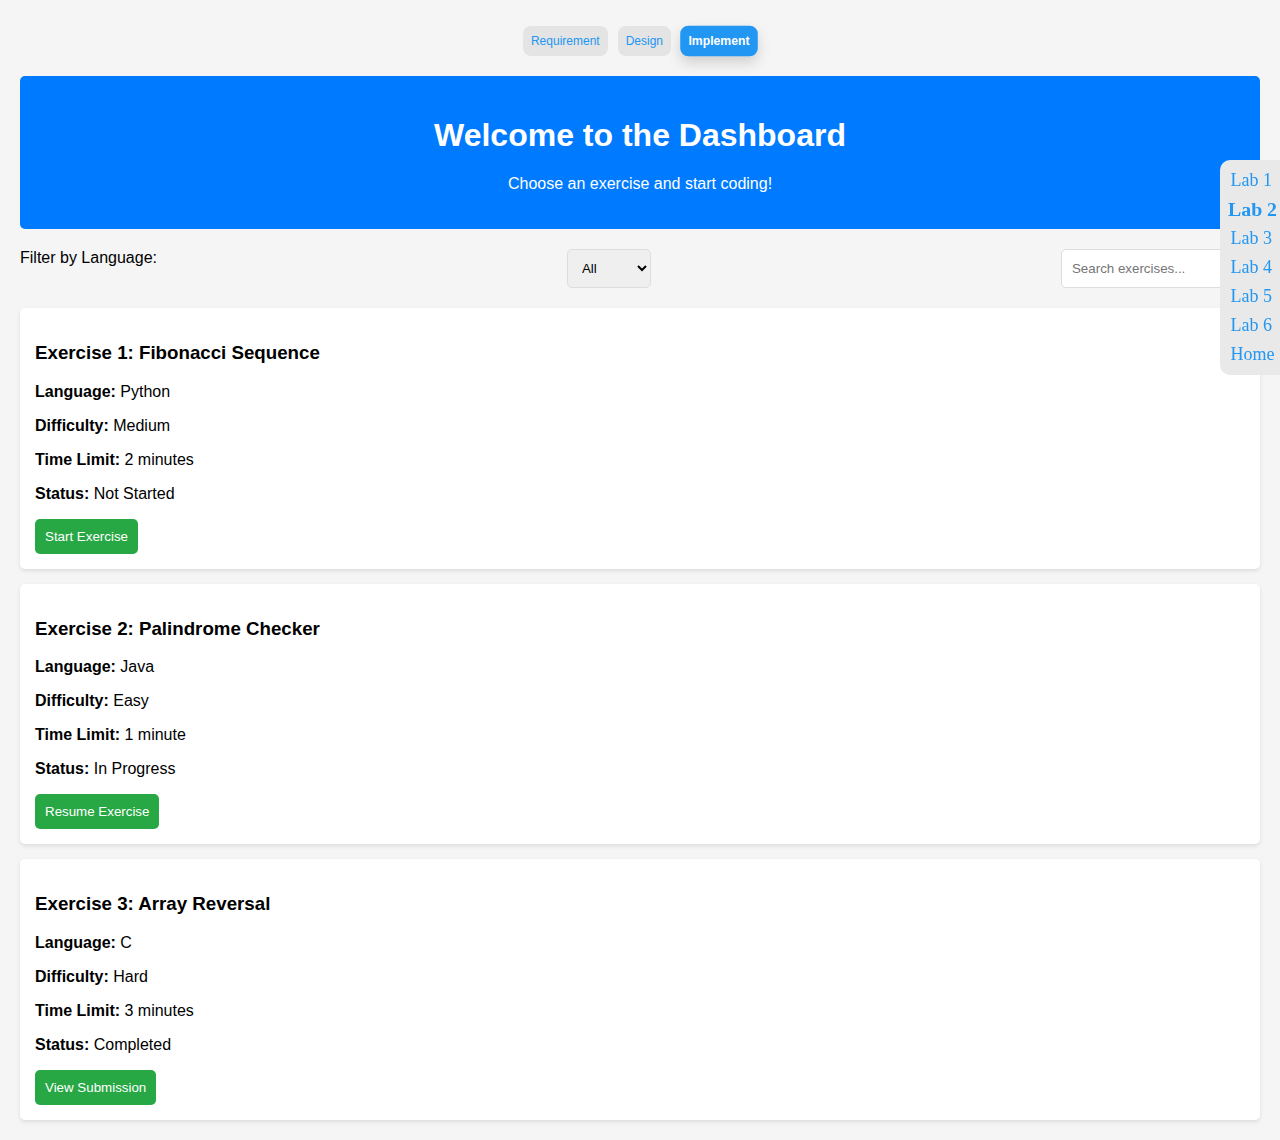
<file: dashboard.html>
<!DOCTYPE html>
<html lang="en">

<head>
    <meta charset="UTF-8">
    <meta name="viewport" content="width=device-width, initial-scale=1.0">
    <title>Dashboard</title>
    <link rel="stylesheet" href="dashboardstyle.css">
    <style>
        /* Bắt đầu css cho btn */
        .active {
            display: block;
        }

        .hidden {
            display: none;
        }


        .button-main a {
            text-decoration: none;
            border-radius: 8px;
            background-color: rgb(228, 228, 228);
            outline: none;
            border: none;
            padding: 8px;
            font-size: 12px;
            cursor: pointer;
            color: #2196F3;
        }

        .button-main {
            padding-top: 2%;
            align-items: center;
            justify-content: center;
            margin: 0;
            display: flex;
            gap: 10px;
            /* Khoảng cách giữa các nút */
        }

        .button-main a:active {
            background-color: #3e8e41;
        }

        .button-main a:hover {
            background-color: #2196F3;
            color: white;
            transition: background-color 0.3s, color 0.3s, transform 0.3s;
            transform: scale(1.1);
            box-shadow: 0 6px 12px rgb(207, 207, 208);
        }
        
    .highlight {
      font-weight: bolder;
      transform: scale(1.1);
      }
    </style>
</head>

<body>

    <div class="button-main">
        <a class="btn-req" href="lab2.html">Requirement </a>
        <a class="btn-des" href="lab2.html">Design </a>
        <a class="btn-imp highlight" href="lab2.html">Implement </a>
    </div>

    <div class="dashboard-container">
        <header class="header">
            <h1>Welcome to the Dashboard</h1>
            <p>Choose an exercise and start coding!</p>
        </header>
        <div class="filters">
            <label for="languageFilter">Filter by Language:</label>
            <select id="languageFilter">
                <option value="all">All</option>
                <option value="c">C</option>
                <option value="python">Python</option>
                <option value="java">Java</option>
            </select>
            <input type="text" id="searchBox" placeholder="Search exercises...">
        </div>
        <div class="exercise-list">
            <!-- Example Exercise Items -->
            <div class="exercise-item" data-language="python" data-status="not-started">
                <h3>Exercise 1: Fibonacci Sequence</h3>
                <p><strong>Language:</strong> Python</p>
                <p><strong>Difficulty:</strong> Medium</p>
                <p><strong>Time Limit:</strong> 2 minutes</p>
                <p><strong>Status:</strong> Not Started</p>
                <button class="start-btn" onclick="startExercise('1', 'Python')">Start Exercise</button>
            </div>
            <div class="exercise-item" data-language="java" data-status="in-progress">
                <h3>Exercise 2: Palindrome Checker</h3>
                <p><strong>Language:</strong> Java</p>
                <p><strong>Difficulty:</strong> Easy</p>
                <p><strong>Time Limit:</strong> 1 minute</p>
                <p><strong>Status:</strong> In Progress</p>
                <button class="start-btn" onclick="startExercise('2', 'Java')">Resume Exercise</button>
            </div>
            <div class="exercise-item" data-language="c" data-status="completed">
                <h3>Exercise 3: Array Reversal</h3>
                <p><strong>Language:</strong> C</p>
                <p><strong>Difficulty:</strong> Hard</p>
                <p><strong>Time Limit:</strong> 3 minutes</p>
                <p><strong>Status:</strong> Completed</p>
                <button class="start-btn" onclick="reviewExercise('3')">View Submission</button>
            </div>

        </div>


        <!-- Thanh các tab labs -->
        <div class="sidenav">
            <a href="#lab1" onclick="window.location.href='lab1.html'">Lab 1</a>
            <a href="#lab2" class="highlight" onclick="window.location.href='lab2.html'">Lab 2</a>
            <a href="#lab3" onclick="window.location.href='lab3.html'">Lab 3</a>
            <a href="#lab4" onclick="window.location.href='lab4.html'">Lab 4</a>
            <a href="#lab5" onclick="window.location.href='lab5.html'">Lab 5</a>
            <a href="#lab6" onclick="window.location.href='lab6.html'">Lab 6</a>
            <a href="#home" onclick="window.location.href='index.html'">Home</a>
        </div>
        <!-- kết thúc thanh các labs -->

    </div>
    <script src="dashboardscript.js"></script>
</body>

</html>
</file>
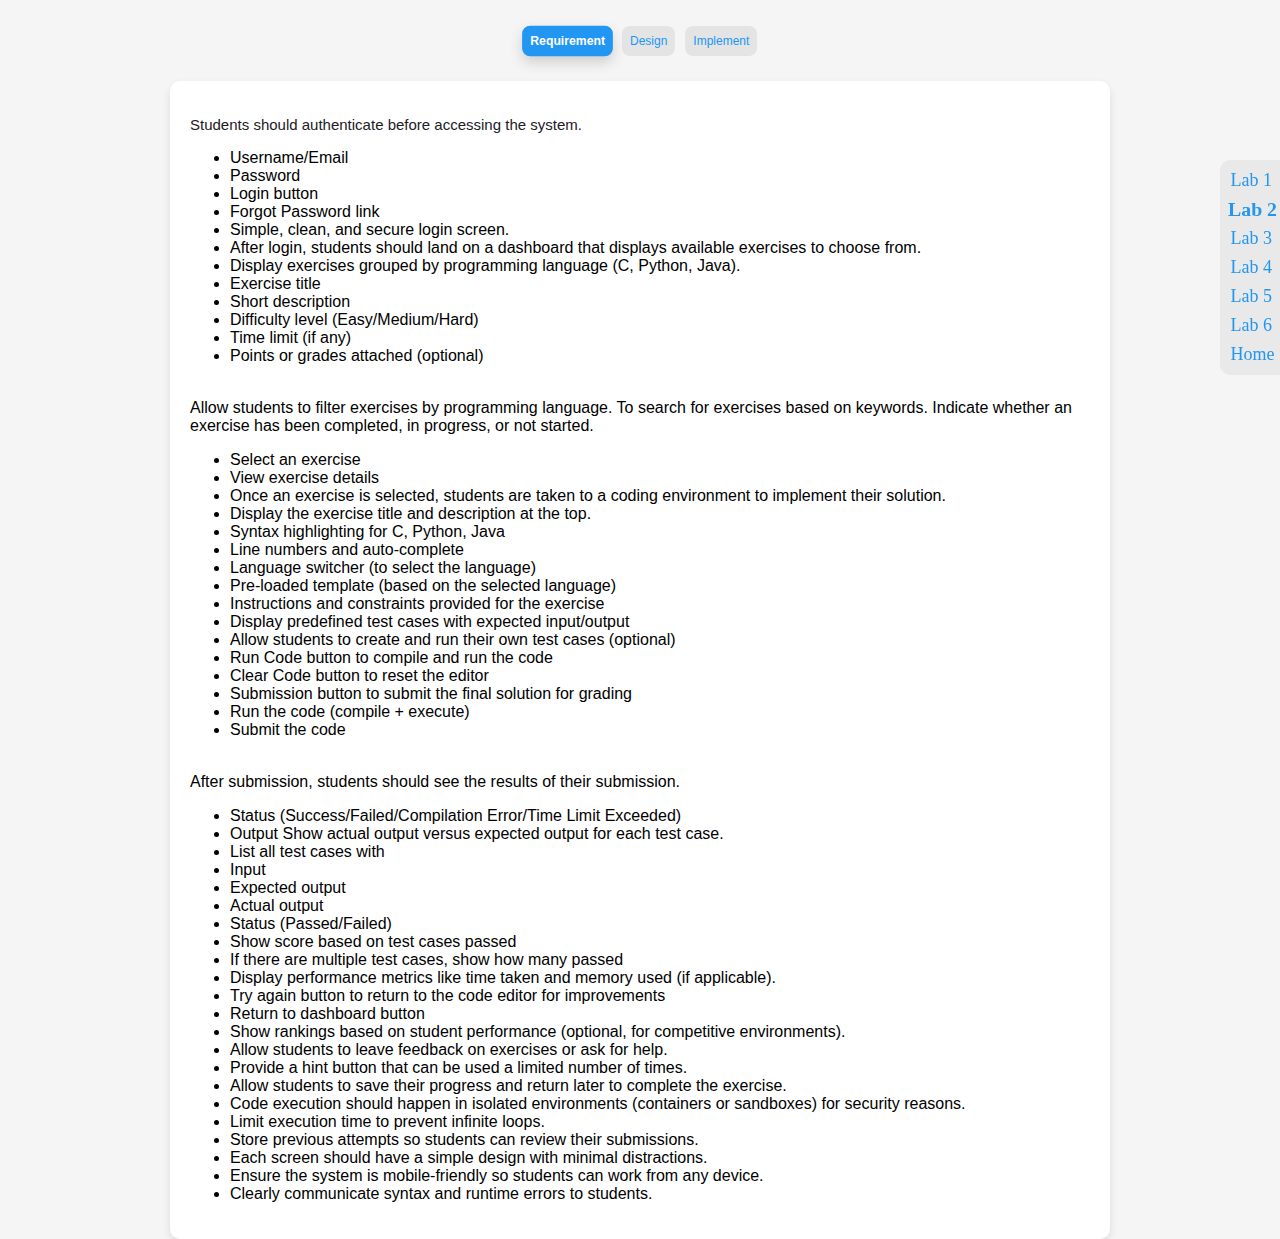
<file: lab2.html>
<!DOCTYPE html>
<html lang="en">

<head>
    <meta charset="UTF-8">
    <meta name="viewport" content="width=device-width, initial-scale=1.0">
    <title>Lab 2 Login</title>
    <link rel="stylesheet" href="lab2style.css">
    <style>
        .hidden {
          display: none;
        }
    
        .visible {
          display: block;
        }
    
        .highlight {
          font-weight: bolder;
          transform: scale(1.1);
          }
      </style>
</head>

<body>
    <div class="button-main">
      <button class="btn-req highlight" onclick="showDiv('Requi', this)">Requirement</button>
      <button class="btn-des" onclick="showDiv('Des', this)">Design</button>
      <button class="btn-imp" onclick="showDiv('login-container', this)">Implement</button>
    </div>
  

    <div>
        <!-- div cho imple -->
        <div class="hidden" id="login-container">
            <div class="login-container">
                <h2>Login</h2>
                <form id="loginForm">
                    <input type="text" id="username" placeholder="Username or Email">
                    <input type="password" id="password" placeholder="Password">
                    <a type="button" id="loginButton" href="dashboard.html">
                        Login</a>
                </form>
                <a href="#">Forgot Password?</a>
            </div>
        </div>

        <!-- Div cho Design -->
        <div class="hidden" id="Des">
            <div class="image-container">
                <div class="image-box">
                    <img src="images/la2.jpg" alt="Image 1">
                    <a href="images/la2.jpg" download="image1.jpg" class="download-button">Download</a>
                </div>
                <div class="image-box">
                    <img src="images/lab2login.png" alt="Image 2">
                    <a href="images/lab2login.png" download="image2.jpg" class="download-button">Download</a>
                    <a class="download-button" onclick="showDiv('login-container', this)">Go to</a>
                </div>
                <div class="image-box">
                    <img src="images/lab2main.png" alt="Image 2">
                    <a href="images/lab2main.png" download="image2.jpg" class="download-button">Download</a>
                <a class="download-button" href="dashboard.html">Go to</a>
                </div>
                <div class="image-box">
                    <img src="images/lab2code.png" alt="Image 1">
                    <a class="download-button" href="coding-environment.html"                   <a class="download-button" onclick="showDiv('login-container', this)">Go to</a>
                    >Go to</a>
                    <a href="images/lab2code.png" download="image1.jpg" class="download-button">Download</a>
                </div>
            </div>
        </div>

        <!-- DIv cho Requi -->
        <div class="active" id="Requi">
            <div class="cards">
                <p id="cardText">Students should authenticate before accessing the system.
                <ul>
                    <li>
                        Username/Email
                    </li>
                    <li>
                        Password
                    </li>

                    <li>Login button</li>
                    <li>Forgot Password link</li>
                    <li>Simple, clean, and secure login screen.</li>
                    <li>After login, students should land on a dashboard that displays available exercises to choose
                        from.</li>
                    <li>Display exercises grouped by programming language (C, Python, Java).</li>
                    <li>Exercise title</li>
                    <li>Short description</li>
                    <li>Difficulty level (Easy/Medium/Hard)</li>
                    <li>Time limit (if any)</li>
                    <li>Points or grades attached (optional)</li>
                </ul>
                <br>

                Allow students to filter exercises by programming language. To search for exercises based on
                keywords. Indicate whether an exercise has been completed, in progress, or not started.
                <ul>
                    <li>Select an exercise
                    <li>View exercise details
                    <li>Once an exercise is selected, students are taken to a coding environment to implement their
                        solution.
                    <li>Display the exercise title and description at the top.
                    <li>Syntax highlighting for C, Python, Java</li>
                    <li>Line numbers and auto-complete</li>
                    <li>Language switcher (to select the language)</li>
                    <li>Pre-loaded template (based on the selected language)</li>
                    <li>Instructions and constraints provided for the exercise</li>
                    <li>Display predefined test cases with expected input/output</li>
                    <li>Allow students to create and run their own test cases (optional)</li>
                    <li>Run Code button to compile and run the code</li>
                    <li>Clear Code button to reset the editor</li>
                    <li>Submission button to submit the final solution for grading</li>
                    <li>Run the code (compile + execute)</li>
                    <li>Submit the code</li>
                </ul>
                <br>
                After submission, students should see the results of their submission.
                <ul>

                    <li>Status (Success/Failed/Compilation Error/Time Limit Exceeded)</li>
                    <li>Output Show actual output versus expected output for each test case.</li>
                    <li>List all test cases with</li>
                    <li>Input</li>
                    <li>Expected output</li>
                    <li>Actual output</li>
                    <li>Status (Passed/Failed)</li>
                    <li>Show score based on test cases passed</li>
                    <li>If there are multiple test cases, show how many passed</li>
                    <li>Display performance metrics like time taken and memory used (if applicable).</li>
                    <li>Try again button to return to the code editor for improvements</li>
                    <li>Return to dashboard button</li>
                    <li>Show rankings based on student performance (optional, for competitive environments).</li>
                    <li>Allow students to leave feedback on exercises or ask for help.</li>
                    <li>Provide a hint button that can be used a limited number of times.
                    <li>Allow students to save their progress and return later to complete the exercise.</li>
                    <li>Code execution should happen in isolated environments (containers or sandboxes) for security
                        reasons.</li>
                    <li>Limit execution time to prevent infinite loops.</li>
                    <li>Store previous attempts so students can review their submissions.</li>
                    <li>Each screen should have a simple design with minimal distractions.</li>
                    <li>Ensure the system is mobile-friendly so students can work from any device.</li>
                    <li>Clearly communicate syntax and runtime errors to students.</li>
                </ul>
                </p>
            </div>
        </div>


        <!-- Thanh các tab labs -->
        <div class="sidenav">
            <a href="#lab1" onclick="window.location.href='lab1.html'">Lab 1</a>
            <a href="#lab2" class="highlight" onclick="window.location.href='lab2.html'">Lab 2</a>
            <a href="#lab3" onclick="window.location.href='lab3.html'">Lab 3</a>
            <a href="#lab4" onclick="window.location.href='lab4.html'">Lab 4</a>
            <a href="#lab5" onclick="window.location.href='lab5.html'">Lab 5</a>
            <a href="#lab6" onclick="window.location.href='lab6.html'">Lab 6</a>
            <a href="#home" onclick="window.location.href='index.html'">Home</a>
        </div>
        <!-- kết thúc thanh các labs -->

    </div>

    <script src="lab2script.js"></script>
</body>

</html>
</file>
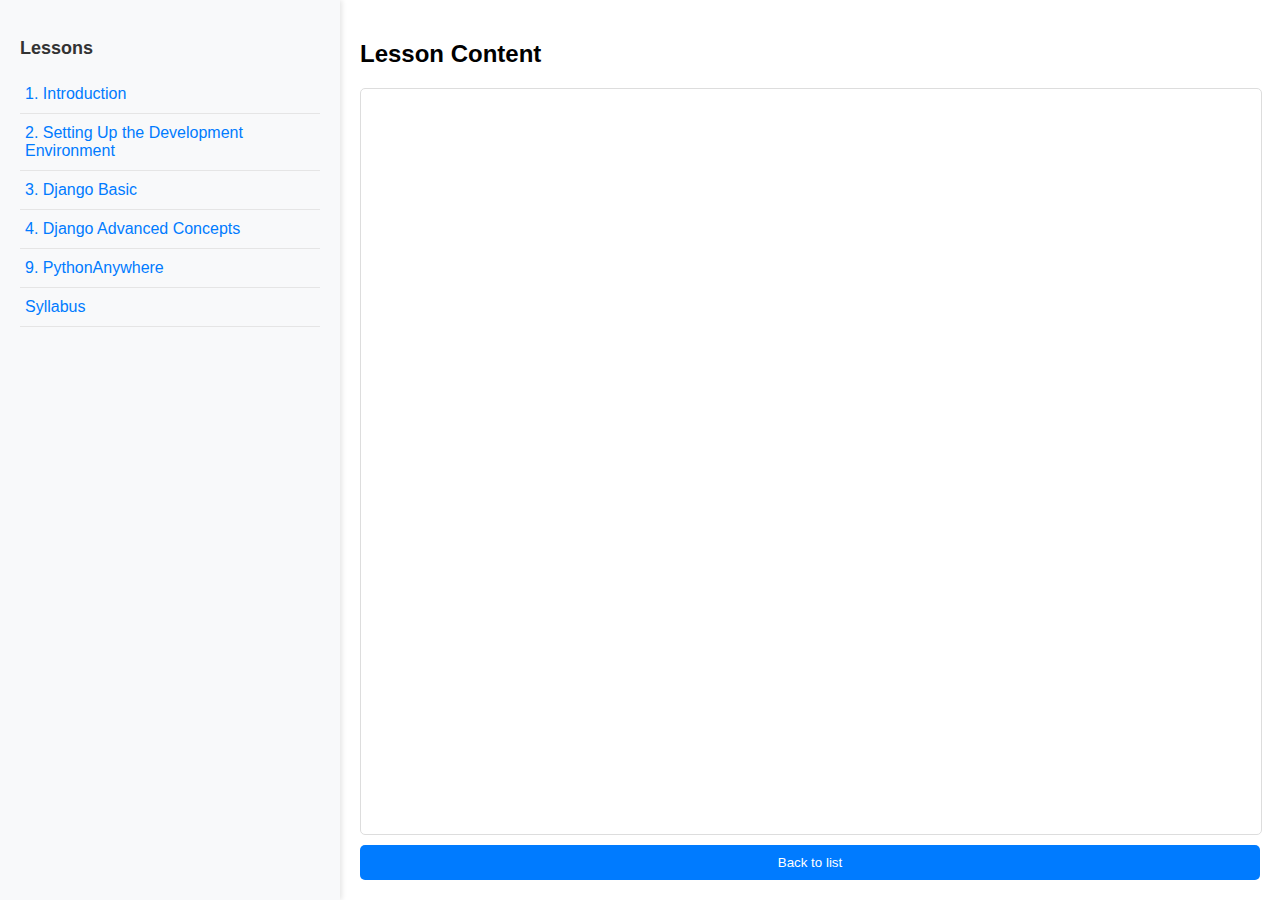
<file: lab3inside.html>
<!DOCTYPE html>
<html lang="vi">
<head>
  <meta charset="UTF-8">
  <meta name="viewport" content="width=device-width, initial-scale=1.0">
  <title>Lesson Viewer</title>
  <link rel="stylesheet" href="lab3inside.css">
  <script src="lab3inside.js" defer></script>
</head>
<body>
  <div class="lesson-container">
    <!-- Sidebar (Danh sách bài học) -->
    <div class="sidebar">
      <h3>Lessons</h3>
      <ul id="lesson-list">
        <li onclick="viewLesson('lesson1.pdf')">1. Introduction</li>
        <li onclick="viewLesson('lesson2.pdf')">2. Setting Up the Development Environment</li>
        <li onclick="viewLesson('lesson3.pdf')">3. Django Basic</li>
        <li onclick="viewLesson('lesson4.pdf')">4. Django Advanced Concepts</li>
        <li onclick="viewLesson('lesson9.pdf')">9. PythonAnywhere</li>
        <li onclick="viewLesson('syllabus.pdf')">Syllabus</li>
      </ul>
    </div>

    <!-- Content (Nội dung bài học) -->
    <div class="content">
      <h2 id="lesson-title">Lesson Content</h2>
      <iframe id="lesson-viewer" style="width: 100%; height: 500px;" frameborder="0"></iframe>
      <button class="back-btn" id="back-btn">Back to list</button>    </div>
  </div>
</body>
</html>
</file>
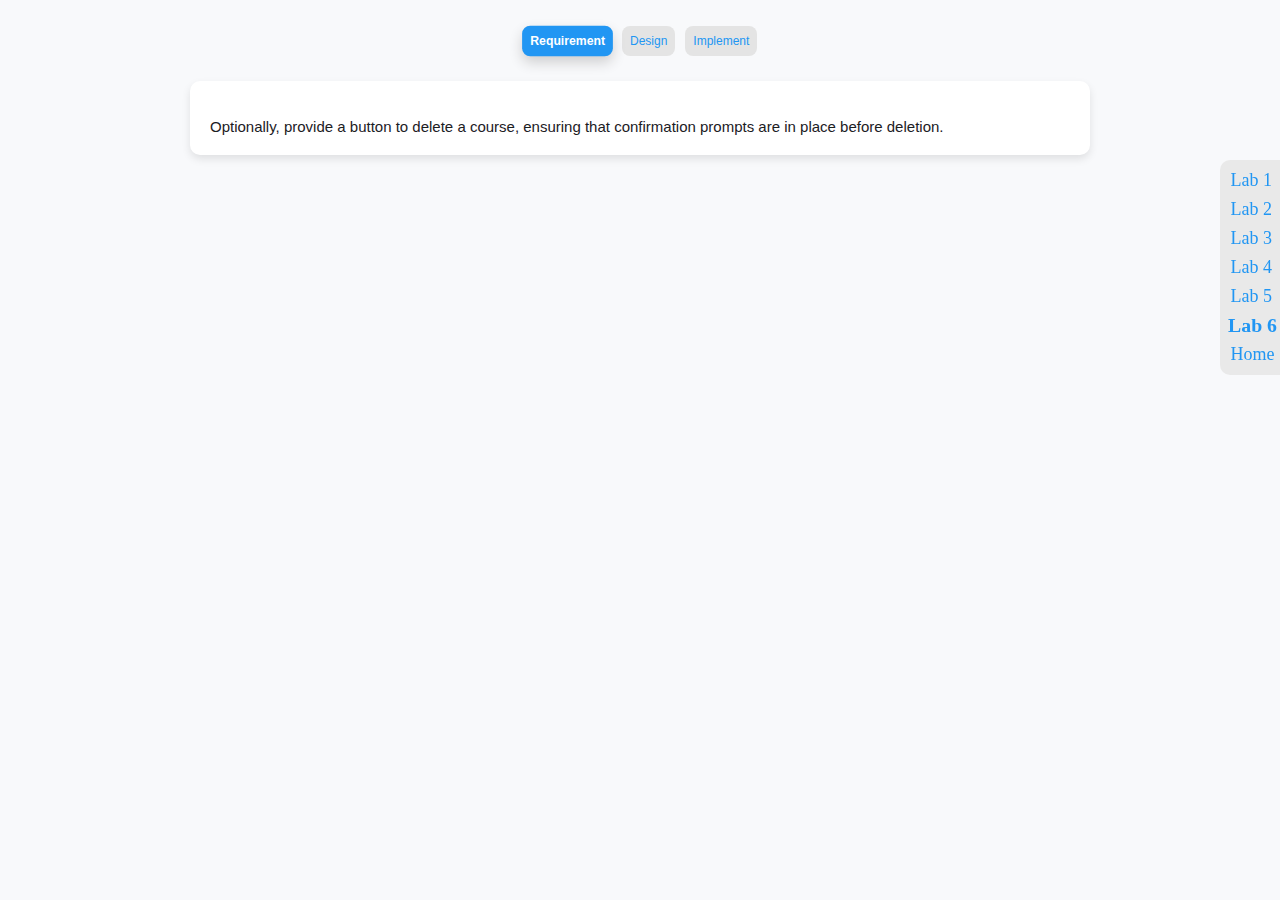
<file: lab6.html>
<!DOCTYPE html>
<html lang="en">

<head>
    <meta charset="UTF-8">
    <meta name="viewport" content="width=device-width, initial-scale=1.0">
    <link rel="stylesheet" href="lab6style.css">
    <title>Course Platform</title>
    <style>
        #Incorrect{
            background-color: rgb(245, 225, 225);
            border: 2px solid rgb(247, 192, 192);
        }
        #correct{
            background-color: rgb(221, 246, 221);
            border: 2px solid rgb(179, 228, 179);
        }
        #Skipped{
            background-color: rgb(242, 226, 246);
            border: 2px solid rgb(248, 189, 241);
        }
        body {
            font-family: Arial, sans-serif;
            margin: 0;
            padding: 0;
            box-sizing: border-box;
        }
        .container {
            display: flex;
            padding: 20px;
        }
        .left {
            flex: 1;
            margin-right: 20px;
        }
        .right {
            flex: 1;
            padding: 20px;
            border-radius: 5px;
            box-shadow: 0 0 10px rgba(0, 0, 0, 0.1);
        }
        .card {
            padding: 15px;
            border-radius: 5px;
            box-shadow: 0 0 10px rgba(0, 0, 0, 0.1);
            margin-bottom: 20px;
        }
        .card-header {
            display: flex;
            align-items: center;
        }
        .card img {
            width: 40px;
            height: 40px;
            margin-right: 10px;
        }
        .card h2 {
            font-size: 1.5rem;
            margin: 0;
            font-weight: bold;
            color: black;
            padding: 10px;
            border-radius: 5px;
        }
        .card p {
            font-size: 1rem;
            margin: 0;
            padding: 10px;
            color: #333;
        }
        .first-card {
            border: 1px solid rgb(240, 0, 240);
            border-left: 4px solid rgb(240, 0, 240);
        }
        .header {
            background-color: #e0e0e0;
            text-align: center;
            padding: 10px;
            border-radius: 5px 5px 0 0;
        }
        .score-container {
            display: flex;
            justify-content: space-between;
            align-items: center;
            margin-top: 10px;
        }
        .score-container .score {
            font-size: 1.5rem;
            font-weight: bold;
        }
        .score-container .question {
            font-size: 1rem;
            color: #8a2be2;
            text-decoration: underline;
        }
        .assessment img {
            display: block;
            margin: 10px auto;
            width: 80%;
            height: auto;
        }
        .assessment p {
            text-align: center;
        }
        .assessment h3 {
            margin-top: 0;
        }
        .answers-title {
            font-weight: bold;
            margin-top: 20px;
        }
        .review-options {
            margin-top: 5px;
        }
        .buttons {
            
            display: flex;
            justify-content: space-between;
            margin-top: 10px;
        }
    
        .buttons button {
            background-color: white;
            padding: 10px;
            border: 2px solid black;
            border-radius: 5px;
            cursor: pointer;
        }
        .divs-container {
            margin-top: 20px;
        }
        .div-item {
            display: flex;
            align-items: center;
            padding: 10px;
            border: 1px solid #ccc;
            border-radius: 5px;
            margin-bottom: 10px;
        }
        .div-item input[type="checkbox"] {
            margin-right: 10px;
        }
        .div-item h4 {
            margin: 0;
            font-weight: bold;
        }
        .div-item p {
            margin: 0;
            font-size: 0.9rem;
            color: #333;
        }
        .hidden {
            display: none;
        }

        .visible {
            display: block;
        }

        .highlight {
            font-weight: bolder;
            transform: scale(1.1);
        }
    </style>
    </style>
</head>

<body>

    <!-- Thanh các tab labs -->
    <div class="sidenav">
        <a href="#lab1" onclick="window.location.href='lab1.html'">Lab 1</a>
        <a href="#lab2" onclick="window.location.href='lab2.html'">Lab 2</a>
        <a href="#lab3" onclick="window.location.href='lab3.html'">Lab 3</a>
        <a href="#lab4" onclick="window.location.href='lab4.html'">Lab 4</a>
        <a href="#lab5" onclick="window.location.href='lab5.html'">Lab 5</a>
        <a href="#lab6" class="highlight" onclick="window.location.href='lab6.html'">Lab 6</a>
        <a href="#home" onclick="window.location.href='index.html'">Home</a>
    </div>
    <!-- kết thúc thanh các labs -->

    <div class="button-main">
        <button class="btn-req highlight" onclick="showDiv('Requi', this)">Requirement</button>
        <button class="btn-des" onclick="showDiv('Des', this)">Design</button>
        <button class="btn-imp" onclick="showDiv('container', this)">Implement</button>
    </div>

    <!-- div cho impl -->
    <div class="hidden" id="container">
        
        <!-- Navigation Bar -->
        <header>
            <div class="navbar">
                <a onclick="showInterface('container-content')" style="cursor: pointer;">
                    <img src="images/Logo.png" alt="Logo" class="logo">

                </a>
                <nav>
                    <ul>
                        <li class="dropdown">
                            <a href="#">Developers</a>
                            <div class="dropdown-content">
                                <a href="#" onclick="showInterface('web-interface')">Web</a>
                                <a href="#" onclick="showInterface('app-interface')">App</a>
                            </div>
                        </li>
                        <li class="dropdown">
                            <a href="#">Organizations</a>
                            <div class="dropdown-content">
                                <a href="#">Solutions</a>
                                <a href="#">Pricing</a>
                                <a href="#">Case Studies</a>
                            </div>
                        </li>
                        <li><a>Dashboard</a></li>
                    </ul>
                </nav>
            </div>
        </header>

        <!-- Main Content Wrapper -->
        <div id="container-content" class="interface visible" style="display: block; margin-top: 10%;">
            <div class="container">
                <!-- Left Side Logos -->
                <div class="side-icons left">
                    <div>
                        <img src="images/laws.jpg" alt="AWS">
                        <p>SWS</p>
                    </div>

                    <div>
                        <img src="images/lgo.jpg" alt="GO">
                        <p>GO</p>
                    </div>

                    <div>
                        <img src="images/land.png" alt="Android">
                        <p>Android</p>
                    </div>

                    <div>
                        <img src="images/node-js.svg" alt="NodeJS">
                        <p>NodeJS</p>
                    </div>

                    <div>
                        <img src="images/ljava.png" alt="Java">
                        <p>Java</p>
                    </div>

                    <div>
                        <img src="images/lsw.jpg" alt="Swift">
                        <p>Swift</p>
                    </div>

                </div>

                <!-- Main Text Section -->
                <div class="text-section">
                    <a href="">
                        <button class="organization-label" >FOR ORGANIZATIONS</button>
                    </a>
                    <h1>Evaluate Candidates <span class="highlight">Quickly, Affordably,</span> and Accurately</h1>
                    <p class="description">The #1 platform for technical assessments, interviews, and projects. Get
                        unlimited candidates and admins on every plan.</p>
                    <div class="trial-form">
                        <div>
                            <div>
                                <input type="email" placeholder="Work email address">
                            </div>
                            <div>
                                <button>Start Trial</button>
                            </div>
                        </div>
                    </div>
                    <a href="#" class="learn-more">Learn more</a>
                </div>

                <!-- Right Side Logos -->
                <div class="side-icons right">
                    <div>
                        <img src="images/laws.jpg" alt="AWS">
                        <p>SWS</p>
                    </div>

                    <div>
                        <img src="images/lgo.jpg" alt="GO">
                        <p>GO</p>
                    </div>

                    <div>
                        <img src="images/land.png" alt="Android">
                        <p>Android</p>
                    </div>

                    <div>
                        <img src="images/node-js.svg" alt="NodeJS">
                        <p>NodeJS</p>
                    </div>

                    <div>
                        <img src="images/ljava.png" alt="Java">
                        <p>Java</p>
                    </div>

                    <div>
                        <img src="images/lsw.jpg" alt="Swift">
                        <p>Swift</p>
                    </div>

                </div>
            </div>
        </div>

        <!-- App Development Courses Interface -->
        <div id="app-interface" class="interface hidden">
            <div class="courses">
                
                
    <div class="container">
        <div class="left">
            <div class="card first-card">
                <div class="card-header">
                    <img src="images/i1.png" alt="i1">
                    <h2>Hands-on training</h2>
                </div>
                <p>Upskill effectively with AI-powered coding exercises, practice tests, and quizzes.</p>
            </div>
            <div class="card">
                <div class="card-header">
                    <img src="images/i2.png" alt="i2">
                    <h2>Certification prep</h2>
                </div>
                <p>Prep for industry-recognized certifications by solving real-world challenges and earn badges along the way.</p>
            </div>
            <div class="card">
                <div class="card-header">
                    <img src="images/i3.png" alt="i3">
                    <h2>Insights and analytics (Enterprise Plan)</h2>
                </div>
                <p>Fast-track goals with advanced insights plus a dedicated customer success team to help drive effective learning.</p>
            </div>
            <div class="card">
                <div class="card-header">
                    <img src="images/i4.png" alt="i4">
                    <h2>Customizable content (Enterprise Plan)</h2>
                </div>
                <p>Create tailored learning paths for team and organization goals and even host your own content and resources.</p>
            </div>
        </div>
        <div class="right">
            <div class="header">
                <h3>Containerization</h3>
            </div>
            <div class="score-container">
                <span class="score">Your Score: 159</span>
                <span class="question">What do these scores mean?</span>
            </div>
            <img src="images/i5.png" alt="Performance Image">
            <div class="assessment">
                <h3 class="answers-title">Your Answers</h3>
                <p class="review-options">Review your answers and see the correct options.</p>
                <div class="buttons">
                    <button>All Domains</button>
                    <button>All Answers</button>
                    <button id="correct">23 Correct</button>
                    <button id="Incorrect">7 Incorrect</button>
                    <button id="Skipped">0 Skipped</button>
                </div>
                <div class="divs-container">
                    <div class="div-item">
                        <input type="checkbox">
                        <div>
                            <h4>Question 1</h4>
                            <p>Which of the following scenarios will benefit most from a managed Kubernetes service?</p>
                        </div>
                    </div>
                    <div class="div-item">
                        <input type="checkbox">
                        <div>
                            <h4>Question 2</h4>
                            <p>You containerized a web application, and one of the containers is running the database engine. Which of the following strategies is the best to persist the data?</p>
                        </div>
                    </div>
                    <!-- Thêm các div-item khác tại đây -->
                </div>
                <h3>Performance Assessment</h3>
                <div class="performance">
                    <p>Category: Superior (100-200)</p>
                    <p>Performance better than 88% of Udemy learners who completed this assessment.</p>
                </div>
                <h4>Answers</h4>
                <p>Correct: 23</p>
                <p>Incorrect: 7</p>
                <p>Skipped: 0</p>
                <h4>Example Questions</h4>
                <p>1. Which of the following scenarios will benefit most from a managed Kubernetes service, such as AWS EKS or Google Cloud's GKE? (Correct)</p>
                <p>2. You containerized a web application, and one of the containers is running the database engine. Which of the following strategies is the best to persist the data? (Correct)</p>
            </div>
        </div>
    </div>


            </div>
        </div>

        <!-- Web Development Courses Interface -->
        <div id="web-interface" class="interface hidden">
            <div class="courses">
                <div class="course-categories">
                    <span class="category active">Web Development<br><small>13.3M+ learners</small></span>
                    <span class="category">JavaScript<br><small>17.7M+ learners</small></span>
                    <span class="category">React JS<br><small>7M+ learners</small></span>
                    <span class="category">Angular<br><small>4M+ learners</small></span>
                    <span class="category">Java<br><small>17.7M+ learners</small></span>
                    <span class="category">iOS Development<br><small>7M+ learners</small></span>
                    <span class="category">CSS<br><small>4M+ learners</small></span>
                </div>

                <div class="course-list">
                    <div class="course-card">
                        <div class="course-details">
                            <img src="images/w1.png" alt="">

                            <h3>The Complete 2024 Web Development Bootcamp</h3>
                            <p>Dr. Angela Yu, Developer and Lead Instructor</p>
                            <p class="rating">4.7 ★★★★☆ (409,451)</p>
                            <p class="price">₫1,699,000</p>
                        </div>

                    </div>
                    <div class="course-card">
                        <div class="course-details">
                            <img src="images/w2.png" alt="">
                            <h3>Advanced JavaScript</h3>
                            <p>John Doe, Senior Developer</p>
                            <p class="rating">4.8 ★★★★☆ (250,123)</p>
                            <p class="price">₫1,000,000</p>
                        </div>

                    </div>
                    <div class="course-card">
                        <div class="course-details">
                            <img src="images/w3.png" alt="">
                            <h3>The Complete 2024 Web Development Bootcamp</h3>
                            <p>Dr. Angela Yu, Developer and Lead Instructor</p>
                            <p class="rating">4.5 ★★★★☆ (409,451)</p>
                            <p class="price">₫2,699,000</p>
                        </div>
                    </div>

                    <div class="course-card">
                        <div class="course-details">
                            <img src="images/w4.png" alt="">

                            <h3>The Complete 2024 Web Development Bootcamp</h3>
                            <p>Dr. Angela Yu, Developer and Lead Instructor</p>
                            <p class="rating">4.7 ★★★★☆ (409,451)</p>
                            <p class="price">₫1,699,000</p>
                        </div>

                    </div>
                </div>
                <button class="show-all">Show all Web Development courses</button>
            </div>
        </div>

    </div>

    <!-- Div cho Design -->
    <div class="hidden" id="Des">
        <div class="image-container">


            <div class="image-box">
                <img src="images/6. Req5.png" alt="Image 1">
                <a href="images/6. Req5.png" download="image1.jpg" class="download-button">Download</a>
            </div>
            <div class="image-box">
                <img src="images/6. Req6.png" alt="Image 2">
                <a href="images/6. Req6.png" download="image2.jpg" class="download-button">Download</a>
            </div>

            <div class="image-box">
                <img src="images/6. Req7.png" alt="Image 1">
                <a href="images/6. Req7.png" download="image1.jpg" class="download-button">Download</a>
            </div>

            
            <div class="image-box">
                <img src="images/6. Req8.png" alt="Image 1">
                <a href="images/6. Req8.png" download="image1.jpg" class="download-button">Download</a>
            </div>
            <div class="image-box">
                <img src="images/la62.png" alt="Image 2">
                <a href="images/la62.png" download="image2.jpg" class="download-button">Download</a>
                <a class="download-button" onclick="showDiv('container', this)">Go to</a>
            </div>

            <div class="image-box">
                <img src="images/la61.png" alt="Image 1">
                <a href="images/la61.png" download="image1.jpg" class="download-button">Download</a>
                <a class="download-button" onclick="showDiv('container', this)">Go to</a>
            </div>
            <div class="image-box">
                <img src="images/la62.png" alt="Image 2">
                <a href="images/la62.png" download="image2.jpg" class="download-button">Download</a>
                <a class="download-button" onclick="showDiv('container', this)">Go to</a>
            </div>
        </div>
    </div>

    <!-- DIv cho Requi -->
    <div class="active" id="Requi">
        <div class="cards">
            <p id="cardText">
                <br>Optionally, provide a button to delete a course, ensuring that confirmation prompts are in
                place
                before deletion.
            </p>
        </div>
    </div>

    <script src="lab6script.js"></script>
</body>

</html>
</file>
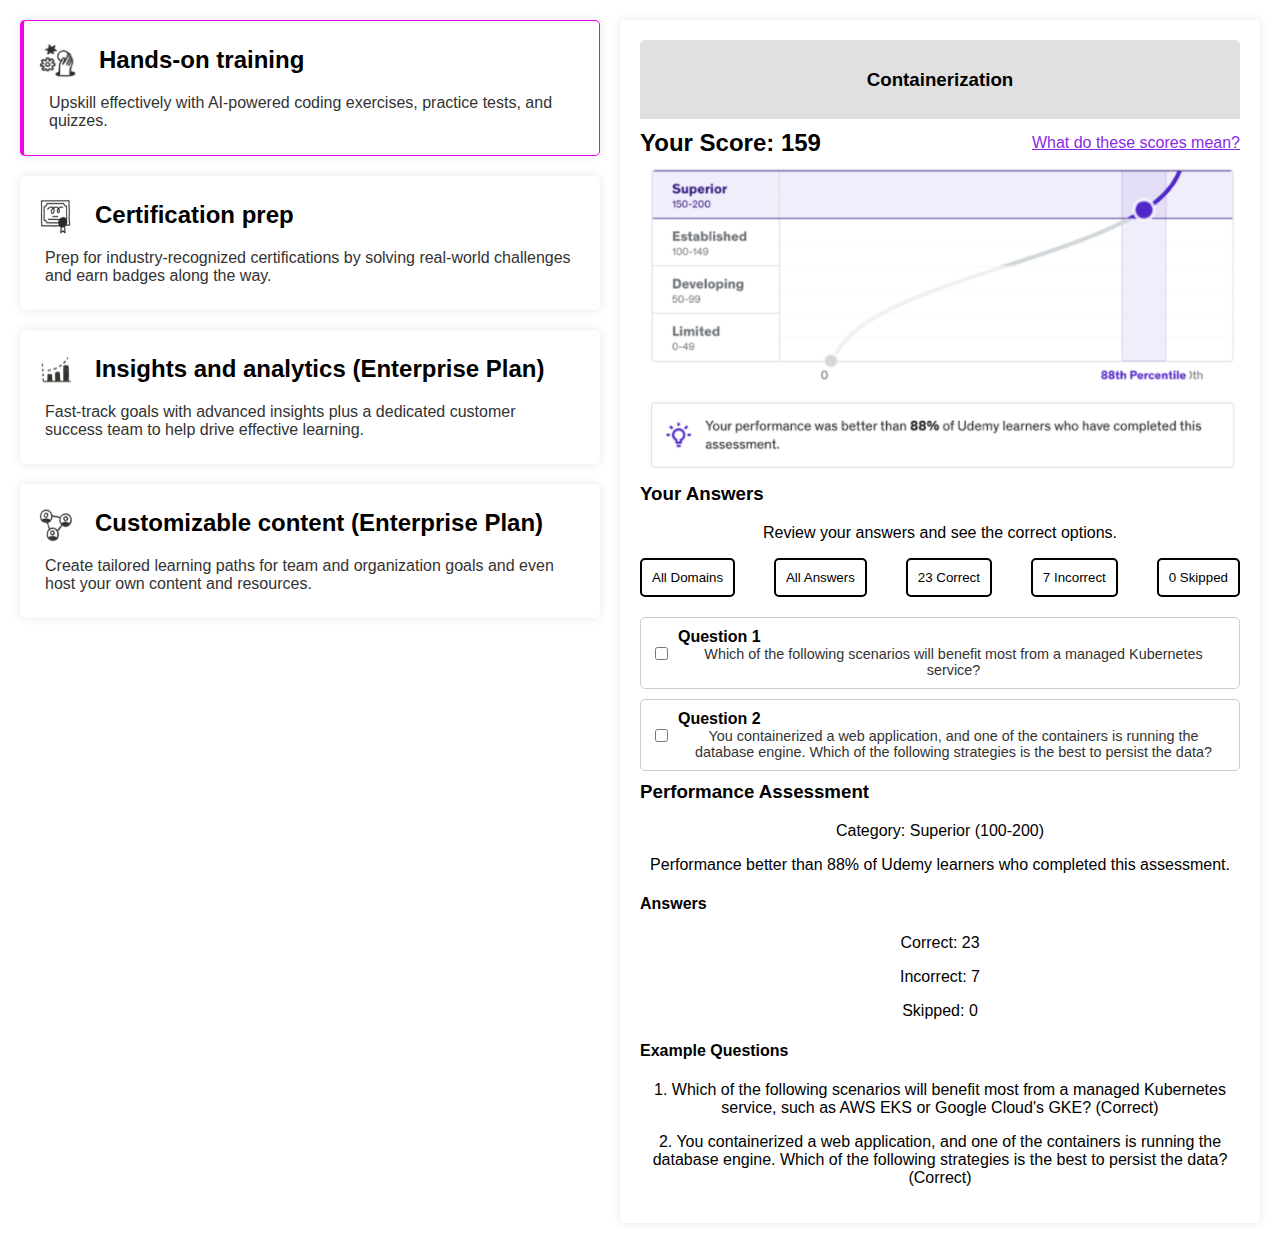
<file: lab6Phu.html>
<!DOCTYPE html>
<html lang="en">
<head>
    <meta charset="UTF-8">
    <meta name="viewport" content="width=device-width, initial-scale=1.0">
    <title>Learning & Training Goals</title>
    <style>
        body {
            font-family: Arial, sans-serif;
            margin: 0;
            padding: 0;
            box-sizing: border-box;
        }
        .container {
            display: flex;
            padding: 20px;
        }
        .left {
            flex: 1;
            margin-right: 20px;
        }
        .right {
            flex: 1;
            padding: 20px;
            border-radius: 5px;
            box-shadow: 0 0 10px rgba(0, 0, 0, 0.1);
        }
        .card {
            padding: 15px;
            border-radius: 5px;
            box-shadow: 0 0 10px rgba(0, 0, 0, 0.1);
            margin-bottom: 20px;
        }
        .card-header {
            display: flex;
            align-items: center;
        }
        .card img {
            width: 40px;
            height: 40px;
            margin-right: 10px;
        }
        .card h2 {
            font-size: 1.5rem;
            margin: 0;
            font-weight: bold;
            color: black;
            padding: 10px;
            border-radius: 5px;
        }
        .card p {
            font-size: 1rem;
            margin: 0;
            padding: 10px;
            color: #333;
        }
        .first-card {
            border: 1px solid rgb(240, 0, 240);
            border-left: 4px solid rgb(240, 0, 240);
        }
        .header {
            background-color: #e0e0e0;
            text-align: center;
            padding: 10px;
            border-radius: 5px 5px 0 0;
        }
        .score-container {
            display: flex;
            justify-content: space-between;
            align-items: center;
            margin-top: 10px;
        }
        .score-container .score {
            font-size: 1.5rem;
            font-weight: bold;
        }
        .score-container .question {
            font-size: 1rem;
            color: #8a2be2;
            text-decoration: underline;
        }
        .assessment img {
            display: block;
            margin: 10px auto;
            width: 80%;
            height: auto;
        }
        .assessment p {
            text-align: center;
        }
        .assessment h3 {
            margin-top: 0;
        }
        .answers-title {
            font-weight: bold;
            margin-top: 20px;
        }
        .review-options {
            margin-top: 5px;
        }
        .buttons {
            
            display: flex;
            justify-content: space-between;
            margin-top: 10px;
        }
    
        .buttons button {
            background-color: white;
            padding: 10px;
            border: 2px solid black;
            border-radius: 5px;
            cursor: pointer;
        }
        .divs-container {
            margin-top: 20px;
        }
        .div-item {
            display: flex;
            align-items: center;
            padding: 10px;
            border: 1px solid #ccc;
            border-radius: 5px;
            margin-bottom: 10px;
        }
        .div-item input[type="checkbox"] {
            margin-right: 10px;
        }
        .div-item h4 {
            margin: 0;
            font-weight: bold;
        }
        .div-item p {
            margin: 0;
            font-size: 0.9rem;
            color: #333;
        }
    </style>
</head>
<body>
    <div class="container">
        <div class="left">
            <div class="card first-card">
                <div class="card-header">
                    <img src="images/i1.png" alt="i1">
                    <h2>Hands-on training</h2>
                </div>
                <p>Upskill effectively with AI-powered coding exercises, practice tests, and quizzes.</p>
            </div>
            <div class="card">
                <div class="card-header">
                    <img src="images/i2.png" alt="i2">
                    <h2>Certification prep</h2>
                </div>
                <p>Prep for industry-recognized certifications by solving real-world challenges and earn badges along the way.</p>
            </div>
            <div class="card">
                <div class="card-header">
                    <img src="images/i3.png" alt="i3">
                    <h2>Insights and analytics (Enterprise Plan)</h2>
                </div>
                <p>Fast-track goals with advanced insights plus a dedicated customer success team to help drive effective learning.</p>
            </div>
            <div class="card">
                <div class="card-header">
                    <img src="images/i4.png" alt="i4">
                    <h2>Customizable content (Enterprise Plan)</h2>
                </div>
                <p>Create tailored learning paths for team and organization goals and even host your own content and resources.</p>
            </div>
        </div>
        <div class="right">
            <div class="header">
                <h3>Containerization</h3>
            </div>
            <div class="score-container">
                <span class="score">Your Score: 159</span>
                <span class="question">What do these scores mean?</span>
            </div>
            <img src="images/i5.png" alt="Performance Image">
            <div class="assessment">
                <h3 class="answers-title">Your Answers</h3>
                <p class="review-options">Review your answers and see the correct options.</p>
                <div class="buttons">
                    <button>All Domains</button>
                    <button>All Answers</button>
                    <button id="correct">23 Correct</button>
                    <button id="Incorrect">7 Incorrect</button>
                    <button id="Skipped">0 Skipped</button>
                </div>
                <div class="divs-container">
                    <div class="div-item">
                        <input type="checkbox">
                        <div>
                            <h4>Question 1</h4>
                            <p>Which of the following scenarios will benefit most from a managed Kubernetes service?</p>
                        </div>
                    </div>
                    <div class="div-item">
                        <input type="checkbox">
                        <div>
                            <h4>Question 2</h4>
                            <p>You containerized a web application, and one of the containers is running the database engine. Which of the following strategies is the best to persist the data?</p>
                        </div>
                    </div>
                    <!-- Thêm các div-item khác tại đây -->
                </div>
                <h3>Performance Assessment</h3>
                <div class="performance">
                    <p>Category: Superior (100-200)</p>
                    <p>Performance better than 88% of Udemy learners who completed this assessment.</p>
                </div>
                <h4>Answers</h4>
                <p>Correct: 23</p>
                <p>Incorrect: 7</p>
                <p>Skipped: 0</p>
                <h4>Example Questions</h4>
                <p>1. Which of the following scenarios will benefit most from a managed Kubernetes service, such as AWS EKS or Google Cloud's GKE? (Correct)</p>
                <p>2. You containerized a web application, and one of the containers is running the database engine. Which of the following strategies is the best to persist the data? (Correct)</p>
            </div>
        </div>
    </div>
</body>
</html>
</file>
<file: dashboardstyle.css>
body {
    font-family: Arial, sans-serif;
    background-color: #f5f5f5;
    margin: 0;
    padding: 0;
}

.dashboard-container {
    padding: 20px;
}

.header {
    text-align: center;
    background-color: #007BFF;
    color: white;
    padding: 20px;
    border-radius: 5px;
    margin-bottom: 20px;
}

.filters {
    display: flex;
    justify-content: space-between;
    margin-bottom: 20px;
}

.filters select,
.filters input {
    padding: 10px;
    border: 1px solid #ddd;
    border-radius: 5px;
}

.exercise-list {
    display: flex;
    flex-direction: column;
    gap: 15px;
}

.exercise-item {
    background: white;
    padding: 15px;
    border-radius: 5px;
    box-shadow: 0 2px 4px rgba(0, 0, 0, 0.1);
}

.start-btn {
    background-color: #28a745;
    color: white;
    padding: 10px;
    border: none;
    border-radius: 5px;
    cursor: pointer;
}

.start-btn:hover {
    background-color: #218838;
}


.sidenav {
    z-index: 1000;
    /* High z-index to keep it above other elements */
    position: fixed;
    /* Giữ cho thanh này ở một vị trí cố định khi cuộn */
    right: 0;
    /* Canh phải */
    top: 160px;
    /* Bắt đầu từ phía trên */

    /* Độ rộng của thanh */
    /* Chiều cao của thanh */
    background-color: #e9e9e9;
    /* Màu nền */
    color: #fff;
    /* Màu chữ */
    padding: 10px;
    border-top-left-radius: 10px;
    border-bottom-left-radius: 10px;

    overflow-x: hidden;
    padding: 6px 0;
}

.sidenav a {
    padding: 4px 5px 4px 10px;
    text-decoration: none;
    font-size: 18px;
    color: #2196F3;
    display: block;
    font-family: 'Times New Roman', Times, serif;
}

.sidenav a:hover {
    color: #064579;
    transform: scale(1.08);
    transition: transform 0.3s ease, box-shadow 0.3s ease;

}


.main {
    margin-left: 140px;
    /* Same width as the sidebar + left position in px */
    font-size: 28px;
    /* Increased text to enable scrolling */
    padding: 0px 10px;
}

@media screen and (max-height: 450px) {
    .sidenav {
        padding-top: 15px;
    }

    .sidenav a {
        font-size: 18px;
    }
}
.button-main .highlight{
    background-color: #2196F3;
    color: white;
    transition: background-color 0.3s, color 0.3s, transform 0.3s;
    transform: scale(1.02);
    box-shadow: 0 6px 12px rgb(207, 207, 208);
    
}


        /* Bắt đầu css cho btn */
        .active {
            display: block;
        }

        .hidden {
            display: none;
        }


        .button-main a {
            text-decoration: none;
            border-radius: 8px;
            background-color: rgb(228, 228, 228);
            outline: none;
            border: none;
            padding: 8px;
            font-size: 12px;
            cursor: pointer;
            color: #2196F3;
        }

        .button-main {
            padding-top: 2%;
            align-items: center;
            justify-content: center;
            margin: 0;
            display: flex;
            gap: 10px;
            /* Khoảng cách giữa các nút */
        }

        .button-main a:active {
            background-color: #3e8e41;
        }

        .button-main a:hover {
            background-color: #2196F3;
            color: white;
            transition: background-color 0.3s, color 0.3s, transform 0.3s;
            transform: scale(1.1);
            box-shadow: 0 6px 12px rgb(207, 207, 208);
        }
</file>
<file: lab2style.css>
body {
    font-family: Arial, sans-serif;
    background-color: #f5f5f5;
    height: 100vh;
    margin: 0;
}

.login-container {
    max-width: 600px;
    /* Chỉnh kích thước theo ý bạn, ví dụ: 500px */
    margin: 50px auto;
    /* Khoảng cách xung quanh */
    padding: 20px;
    /* Độ dày bên trong */
    background: #fff;
    /* Màu nền */
    border-radius: 8px;
    /* Độ bo góc */
    box-shadow: 0px 4px 6px rgba(0, 0, 0, 0.1);
    /* Bóng mờ */
}

.login-container input[type="text"],
.login-container input[type="password"] {
    width: calc(100% - 20px);
    /* Điều chỉnh độ rộng để căn đều với padding */
    padding: 10px;
    margin-bottom: 10px;
    border: 1px solid #ddd;
    border-radius: 5px;
}


.login-container a {
    background-color: #6caff7;
    color: white;
    padding: 10px;margin-right: 20%;
    border: none;
    border-radius: 5px;
    cursor: pointer;
    width: 100%;
}

.login-container button:hover {
    background-color: #0056b3;
}

.login-container a {
    display: block;
    margin-top: 10px;
    text-decoration: none;
}

.login-container a:hover {
    text-decoration: underline;
}

.sidenav {
    z-index: 1000;
    /* High z-index to keep it above other elements */
    position: fixed;
    /* Giữ cho thanh này ở một vị trí cố định khi cuộn */
    right: 0;
    /* Canh phải */
    top: 160px;
    /* Bắt đầu từ phía trên */

    /* Độ rộng của thanh */
    /* Chiều cao của thanh */
    background-color: #e9e9e9;
    /* Màu nền */
    color: #fff;
    /* Màu chữ */
    padding: 10px;
    border-top-left-radius: 10px;
    border-bottom-left-radius: 10px;

    overflow-x: hidden;
    padding: 6px 0;
}

.sidenav a {
    padding: 4px 5px 4px 10px;
    text-decoration: none;
    font-size: 18px;
    color: #2196F3;
    display: block;
    font-family: 'Times New Roman', Times, serif;
}

.sidenav a:hover {
    color: #064579;
    transform: scale(1.08);
    transition: transform 0.3s ease, box-shadow 0.3s ease;

}

.main {
    margin-left: 140px;
    /* Same width as the sidebar + left position in px */
    font-size: 28px;
    /* Increased text to enable scrolling */
    padding: 0px 10px;
}

@media screen and (max-height: 450px) {
    .sidenav {
        padding-top: 15px;
    }

    .sidenav a {
        font-size: 18px;
    }
}


/* Bắt đầu css cho btn */
.active {
    display: block;
}

.hidden {
    display: none;
}


.button-main button {
    border-radius: 8px;
    background-color: rgb(228, 228, 228);
    outline: none;
    border: none;
    padding: 8px;
    font-size: 12px;
    cursor: pointer;
    color: #2196F3;
}

.button-main {
    padding-top: 2%;
    justify-content: center;
    display: flex;
    gap: 10px;
    /* Khoảng cách giữa các nút */
}

.button-main button:active {
    background-color: #3e8e41;
}
.button-main .highlight{
    background-color: #2196F3;
    color: white;
    transition: background-color 0.3s, color 0.3s, transform 0.3s;
    transform: scale(1.02);
    box-shadow: 0 6px 12px rgb(207, 207, 208);
    
}
.button-main button:hover {
    background-color: #2196F3;
    color: white;
    transition: background-color 0.3s, color 0.3s, transform 0.3s;
    transform: scale(1.1);
    box-shadow: 0 6px 12px rgb(207, 207, 208);
}
.image-container {
    display: grid;
    grid-template-columns: repeat(auto-fill, minmax(500px, 1fr));
    gap: 20px;
}

.image-box img {
    width: 100%;
    height: auto;
    max-width: 100%;
    object-fit: contain;
}


.image-box {
    text-align: center;
  }

.download-button {
    display: inline-block;
    padding: 6px 8px;
    background-color: #007bff;
    color: white;
    text-decoration: none;
    border-radius: 10px;
    font-size: 14px;
}

.download-button:hover {
    background-color: #3ea8ff;
    color: white;
    transition: background-color 0.3s, color 0.3s, transform 0.3s;
    transform: scale(1.1);
    box-shadow: 0 6px 12px rgb(207, 207, 208);
}


.cards {
    padding: 20px;
    background-color: #ffffff;
    border-radius: 10px;
    box-shadow: 0 4px 8px rgba(0, 0, 0, 0.1);
    text-align: left;
    max-width: 900px;
    width: auto;
    height: auto;
    margin: 0 auto;
}

#Requi {
    padding-top: 2%;
}

#cardText {
    font-size: 15px;
    color: #1c201f;
}
</file>
<file: lab3inside.css>
body {
    margin: 0;
    font-family: Arial, sans-serif;
    display: flex;
    height: 100vh;
  }
  
  .lesson-container {
    display: flex;
    width: 100%;
  }
  
  .sidebar {
    width: 25%;
    background-color: #f8f9fa;
    padding: 20px;
    box-shadow: 2px 0 5px rgba(0, 0, 0, 0.1);
  }
  
  .sidebar h3 {
    font-size: 18px;
    color: #333;
    margin-bottom: 10px;
  }
  
  .sidebar ul {
    list-style: none;
    padding: 0;
  }
  
  .sidebar ul li {
    padding: 10px 5px;
    cursor: pointer;
    color: #007bff;
    border-bottom: 1px solid #e5e5e5;
  }
  
  .sidebar ul li:hover {
    background-color: #e9ecef;
  }
  
  .content {
    width: 75%;
    padding: 20px;
    display: flex;
    flex-direction: column;
  }
  
  .content h2 {
    margin-bottom: 20px;
  }
  
  iframe {
    flex-grow: 1;
    width: 100%;
    border: 1px solid #ddd;
    border-radius: 5px;
  }
  
  .back-btn {
    margin-top: 10px;
    padding: 10px 20px;
    background-color: #007bff;
    color: #fff;
    border: none;
    border-radius: 5px;
    cursor: pointer;
  }
  
  .back-btn:hover {
    background-color: #0056b3;
  }
</file>
<file: lab6style.css>
/* Navbar */
.navbar {
    display: flex;
    margin-top: 2%;
    justify-content: space-between;
    align-items: center;
    background-color: #0A0E18;
    padding: 15px 50px;
}

.navbar ul {
    list-style-type: none;
    display: flex;
    gap: 30px;
}

.navbar a {
    color: white;
    text-decoration: none;
    font-size: 16px;
    padding: 10px 20px;
}

/* Dropdown Styling */
.dropdown {
    position: relative;
}

.dropdown-content {
    cursor: pointer;
    display: none;
    position: absolute;
    top: 100%;
    left: 0;
    background-color: #fff;
    min-width: 200px;
    box-shadow: 0px 8px 16px rgba(0, 0, 0, 0.2);
    z-index: 1;
    border-radius: 5px;
}

.dropdown-content a {
    display: block;
    padding: 15px 20px;
    color: #333;
    text-decoration: none;
}

.dropdown:hover .dropdown-content {
    display: block;
}

/* Web Development Courses Interface */
.courses {
    padding: 30px;
    background-color: #F8F9FB;
    text-align: center;
}

.course-categories {
    cursor: pointer;
    display: flex;
    justify-content: center;
    gap: 15px;
    margin-bottom: 20px;
}

.category {
    padding: 10px 20px;
    font-size: 14px;
    border-radius: 20px;
    background-color: #e0e0e0;
}

.category.active {
    background-color: #333;
    color: white;
}

.course-list {
    display: flex;
    gap: 20px;
    justify-content: center;
}

.course-card {
    width: 250px;
    border: 1px solid #ddd;
    border-radius: 5px;
    overflow: hidden;
    background-color: white;
    text-align: left;
    cursor: pointer;
}

.course-card img {
    width: 100%;
    height: 40%;
}

.course-details {
    padding: 10px;
}

.rating,
.price {
    font-size: 14px;
    color: #666;
}

.bestseller {
    background-color: #ffd700;
    color: #333;
    border: none;
    padding: 5px 10px;
    font-size: 12px;
    border-radius: 5px;
    cursor: pointer;
}

.show-all {
    margin-top: 20px;
    padding: 10px 20px;
    border: 1px solid #333;
    background: none;
    cursor: pointer;
    border-radius: 3px;
}

/* General Reset */
* {
    margin: 0;
    padding: 0;
    box-sizing: border-box;
}

body {
    font-family: Arial, sans-serif;
    color: #333;
    background-color: #F8F9FB;
}

/* Navbar */
.navbar {
    display: flex;
    justify-content: space-between;
    align-items: center;
    background-color: #0A0E18;
    padding: 15px 50px;
}

.navbar ul {
    list-style-type: none;
    display: flex;
    gap: 30px;
    position: relative;
}

.navbar a {
    color: white;
    text-decoration: none;
    font-size: 16px;
}

.logo {
    width: 150px;
}

/* Dropdown Styling */
.dropdown {
    position: relative;
}

.dropdown-content {
    display: none;
    /* Hidden by default */
    position: absolute;
    top: 100%;
    /* Position below the parent item */
    left: 0;
    background-color: #fff;
    min-width: 150px;
    box-shadow: 0px 8px 16px rgba(0, 0, 0, 0.2);
    z-index: 1;
    border-radius: 5px;
    overflow: hidden;
}

.dropdown-content a {
    display: block;
    padding: 10px 15px;
    color: #333;
    text-decoration: none;
    font-size: 14px;
}

.dropdown-content a:hover {
    background-color: #f0f0f0;
}

/* Show the dropdown on hover */
.dropdown:hover .dropdown-content {
    display: block;
}

/* Main Container */
.container {
    display: flex;
    align-items: center;
    justify-content: space-between;
    padding: 100px 50px;
    position: relative;
    margin-top: -4%;
}

.side-icons p {
    margin-left: 20px;
    margin-right: 10px;
}

.side-icons div {
    padding: 5px;
    border-radius: 30px;
    background-color: white;
    border: 2px solid black;
    display: flex;
    align-items: center;
}

/* Side Icons */
.side-icons {
    margin-left: 10%;
    margin-right: 10%;
    display: flex;
    flex-direction: column;
    gap: 15px;
    opacity: 0.8;
}

.side-icons img {
    margin-left: 10px;
    width: 50px;
    border-radius: 12px;
}

/* Text Section */
.text-section {
    text-align: center;
    max-width: 600px;
    margin: auto;
}

.organization-label {
    cursor: pointer;
    font-size: 12px;
    border-radius: 20px;
    color: #999;
    font-weight: bold;
    margin-bottom: 10px;
    text-transform: uppercase;
    background-color: white;
    padding: 10px;
}

.organization-label:hover {
    translate: transform 0.3s, box-shadow 0.3s, color 0.3s, background-color 0.3s, border 0.3s;
    background-color: rgb(238, 237, 237);
    transform: scale(1.02);
    box-shadow: 1px 1px 5px gray;
    /* Horizontal offset, Vertical offset, Blur radius, Color */
    color: #999;
}

h1 {
    font-size: 40px;
    color: #2CA893;
    line-height: 1.2;
    font-weight: bold;
    margin-bottom: 15px;
}

h1 .highlight {
    color: #333;
}

.description {
    font-size: 16px;
    color: #666;
    margin: 15px 0;
}

/* Trial Form */
.trial-form {
    display: flex;
    justify-content: center;
    align-items: center;
    gap: 10px;
    margin: 20px 0;
}

.trial-form input {
    padding: 15px;
    font-size: 14px;
    width: 250px;
    border-radius: 5px;
    border: 1px solid #ccc;
}

.trial-form button {
    margin-top: 2%;
    padding: 8px 10px;
    font-size: 14px;
    color: white;
    background-color: #2CA893;
    border: none;
    border-radius: 5px;
    cursor: pointer;
}

.trial-form button:hover {
    background-color: #27937f;
}

.learn-more {
    color: #666;
    text-decoration: underline;
    font-size: 14px;
    display: inline-block;
    margin-top: 10px;
}

.courses {
    font-family: 'Times New Roman', Times, serif;
}


/* Bắt đầu css cho btn */
.active {
    display: block;
}

.hidden {
    display: none;
}


.button-main button {
    border-radius: 8px;
    background-color: rgb(228, 228, 228);
    outline: none;
    border: none;
    padding: 8px;
    font-size: 12px;
    cursor: pointer;
    color: #2196F3;
}

.button-main {
    padding-top: 2%;
    justify-content: center;
    display: flex;
    gap: 10px;
    /* Khoảng cách giữa các nút */
}

.button-main button:active {
    background-color: #3e8e41;
}

.button-main button:hover {
    background-color: #2196F3;
    color: white;
    transition: background-color 0.3s, color 0.3s, transform 0.3s;
    transform: scale(1.1);
    box-shadow: 0 6px 12px rgb(207, 207, 208);
}

.image-container {
    display: grid;
    grid-template-columns: repeat(auto-fill, minmax(500px, 1fr));
    gap: 20px;
  }
  
  .image-box img {
    width: 100%;
    height: auto;
    max-width: 100%;
    object-fit: contain;
  }
  
  .image-box {
    text-align: center;
  }

.download-button {
    display: inline-block;
    padding: 6px 8px;
    background-color: #007bff;
    color: white;
    text-decoration: none;
    border-radius: 10px;
    font-size: 14px;
}

.download-button:hover {
    background-color: #3ea8ff;
    color: white;
    transition: background-color 0.3s, color 0.3s, transform 0.3s;
    transform: scale(1.1);
    box-shadow: 0 6px 12px rgb(207, 207, 208);
}


.cards {
    padding: 20px;
    background-color: #ffffff;
    border-radius: 10px;
    box-shadow: 0 4px 8px rgba(0, 0, 0, 0.1);
    text-align: left;
    max-width: 900px;
    width: auto;
    height: auto;
    margin: 0 auto;
}

#Requi {
    padding-top: 2%;
}

#cardText {
    font-size: 15px;
    color: #1c201f;
}
.button-main .highlight{
    background-color: #2196F3;
    color: white;
    transition: background-color 0.3s, color 0.3s, transform 0.3s;
    transform: scale(1.02);
    box-shadow: 0 6px 12px rgb(207, 207, 208);
    
}

.sidenav {
    z-index: 1000;
    /* High z-index to keep it above other elements */
    position: fixed;
    /* Giữ cho thanh này ở một vị trí cố định khi cuộn */
    right: 0;
    /* Canh phải */
    top: 160px;
    /* Bắt đầu từ phía trên */

    /* Độ rộng của thanh */
    /* Chiều cao của thanh */
    background-color: #e9e9e9;
    /* Màu nền */
    color: #fff;
    /* Màu chữ */
    padding: 10px;
    border-top-left-radius: 10px;
    border-bottom-left-radius: 10px;

    overflow-x: hidden;
    padding: 6px 0;
}

.sidenav a {
    padding: 4px 5px 4px 10px;
    text-decoration: none;
    font-size: 18px;
    color: #2196F3;
    display: block;
    font-family: 'Times New Roman', Times, serif;
}

.sidenav a:hover {
    color: #064579;
    transform: scale(1.08);
    transition: transform 0.3s ease, box-shadow 0.3s ease;

}

.main {
    margin-left: 140px;
    /* Same width as the sidebar + left position in px */
    font-size: 28px;
    /* Increased text to enable scrolling */
    padding: 0px 10px;
}

@media screen and (max-height: 450px) {
    .sidenav {
        padding-top: 15px;
    }

    .sidenav a {
        font-size: 18px;
    }
}

.course-card {
    position: relative;
    overflow: hidden;
    border: 1px solid #ddd;
    border-radius: 5px;
    transition: transform 0.3s ease, box-shadow 0.3s ease;
}

.course-card:hover {
    transform: scale(1.05);
    box-shadow: 0 4px 20px rgba(0, 0, 0, 0.2);
}

.course-card:hover .course-hover-details {
    display: flex;
    opacity: 1;
}

.show-all:hover {
    transform: scale(1.02);
    box-shadow: 0 4px 20px rgba(0, 0, 0, 0.2);
    transition: transform 0.3s ease, box-shadow 0.3s ease;

}
</file>
